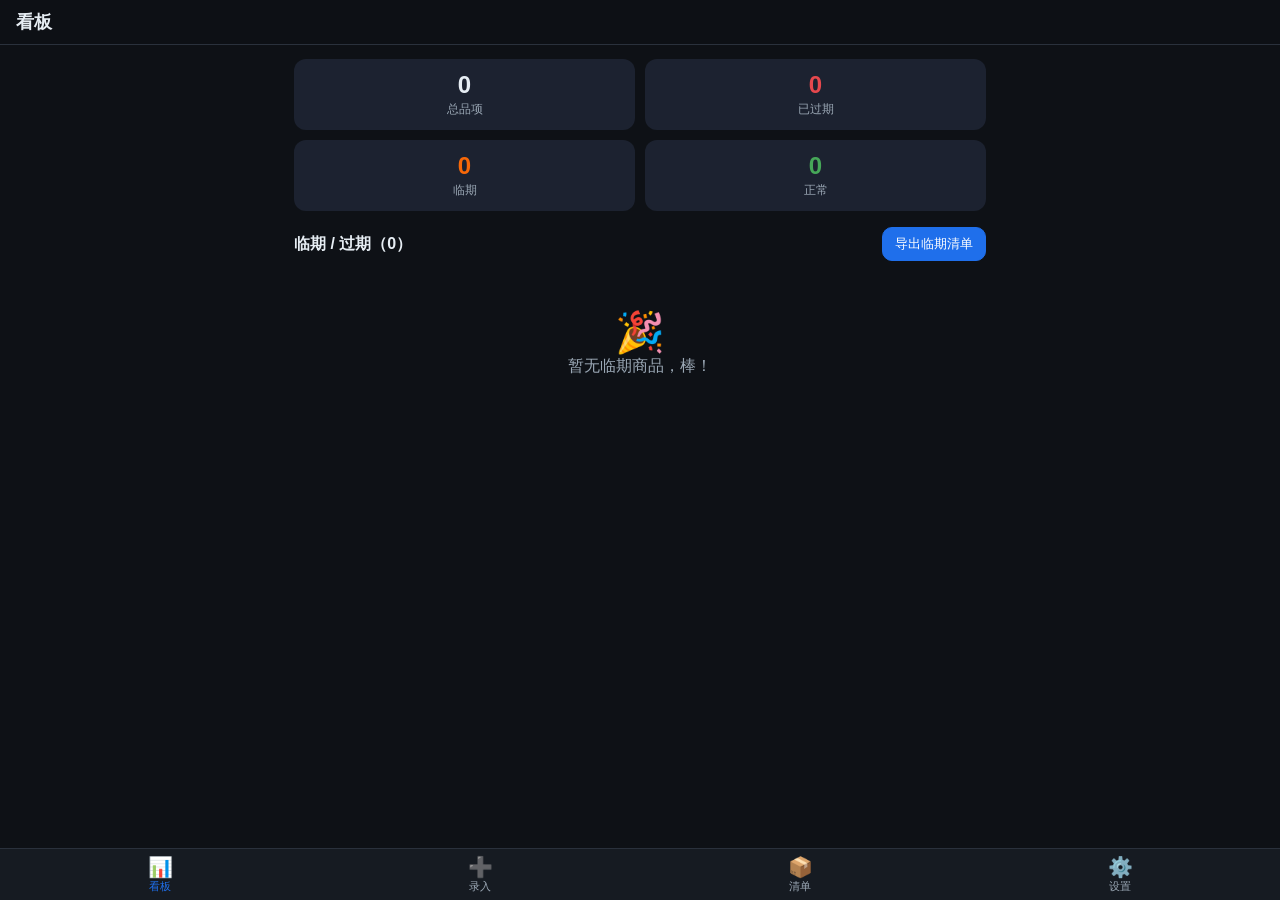
<file: index.html>
<!doctype html>
<html lang="zh-CN" data-theme="dark">
<head>
  <meta charset="utf-8" />
  <meta name="viewport" content="width=device-width, initial-scale=1, viewport-fit=cover, maximum-scale=1, user-scalable=no" />
  <meta name="theme-color" content="#1f6feb" />
  <title>保质期管家</title>
  <link rel="manifest" href="manifest.webmanifest" />
  <link rel="apple-touch-icon" href="icons/icon-192.png" />
  <link rel="icon" href="icons/icon-192.png" />
  <link rel="stylesheet" href="styles.css" />
  <!-- 本地化依赖（已 vendoring，离线可用） -->
  <script src="vendor/dexie.min.js"></script>
  <script src="vendor/xlsx.full.min.js"></script>
  <script src="vendor/html5-qrcode.min.js"></script>
</head>
<body>
  <header class="app-header">
    <h1 id="page-title">保质期管家</h1>
    <button id="install-btn" class="install-btn" hidden>安装到桌面</button>
  </header>

  <main id="app" class="app-main"><!-- 视图渲染区 --></main>

  <nav class="bottom-nav" id="bottom-nav">
    <button class="nav-btn" data-route="dashboard"><span class="nav-ico">📊</span><span class="nav-label">看板</span></button>
    <button class="nav-btn" data-route="add"><span class="nav-ico">➕</span><span class="nav-label">录入</span></button>
    <button class="nav-btn" data-route="list"><span class="nav-ico">📦</span><span class="nav-label">清单</span></button>
    <button class="nav-btn" data-route="settings"><span class="nav-ico">⚙️</span><span class="nav-label">设置</span></button>
  </nav>

  <div id="toast" class="toast" hidden></div>

  <script type="module" src="js/main.js"></script>
</body>
</html>
</file>
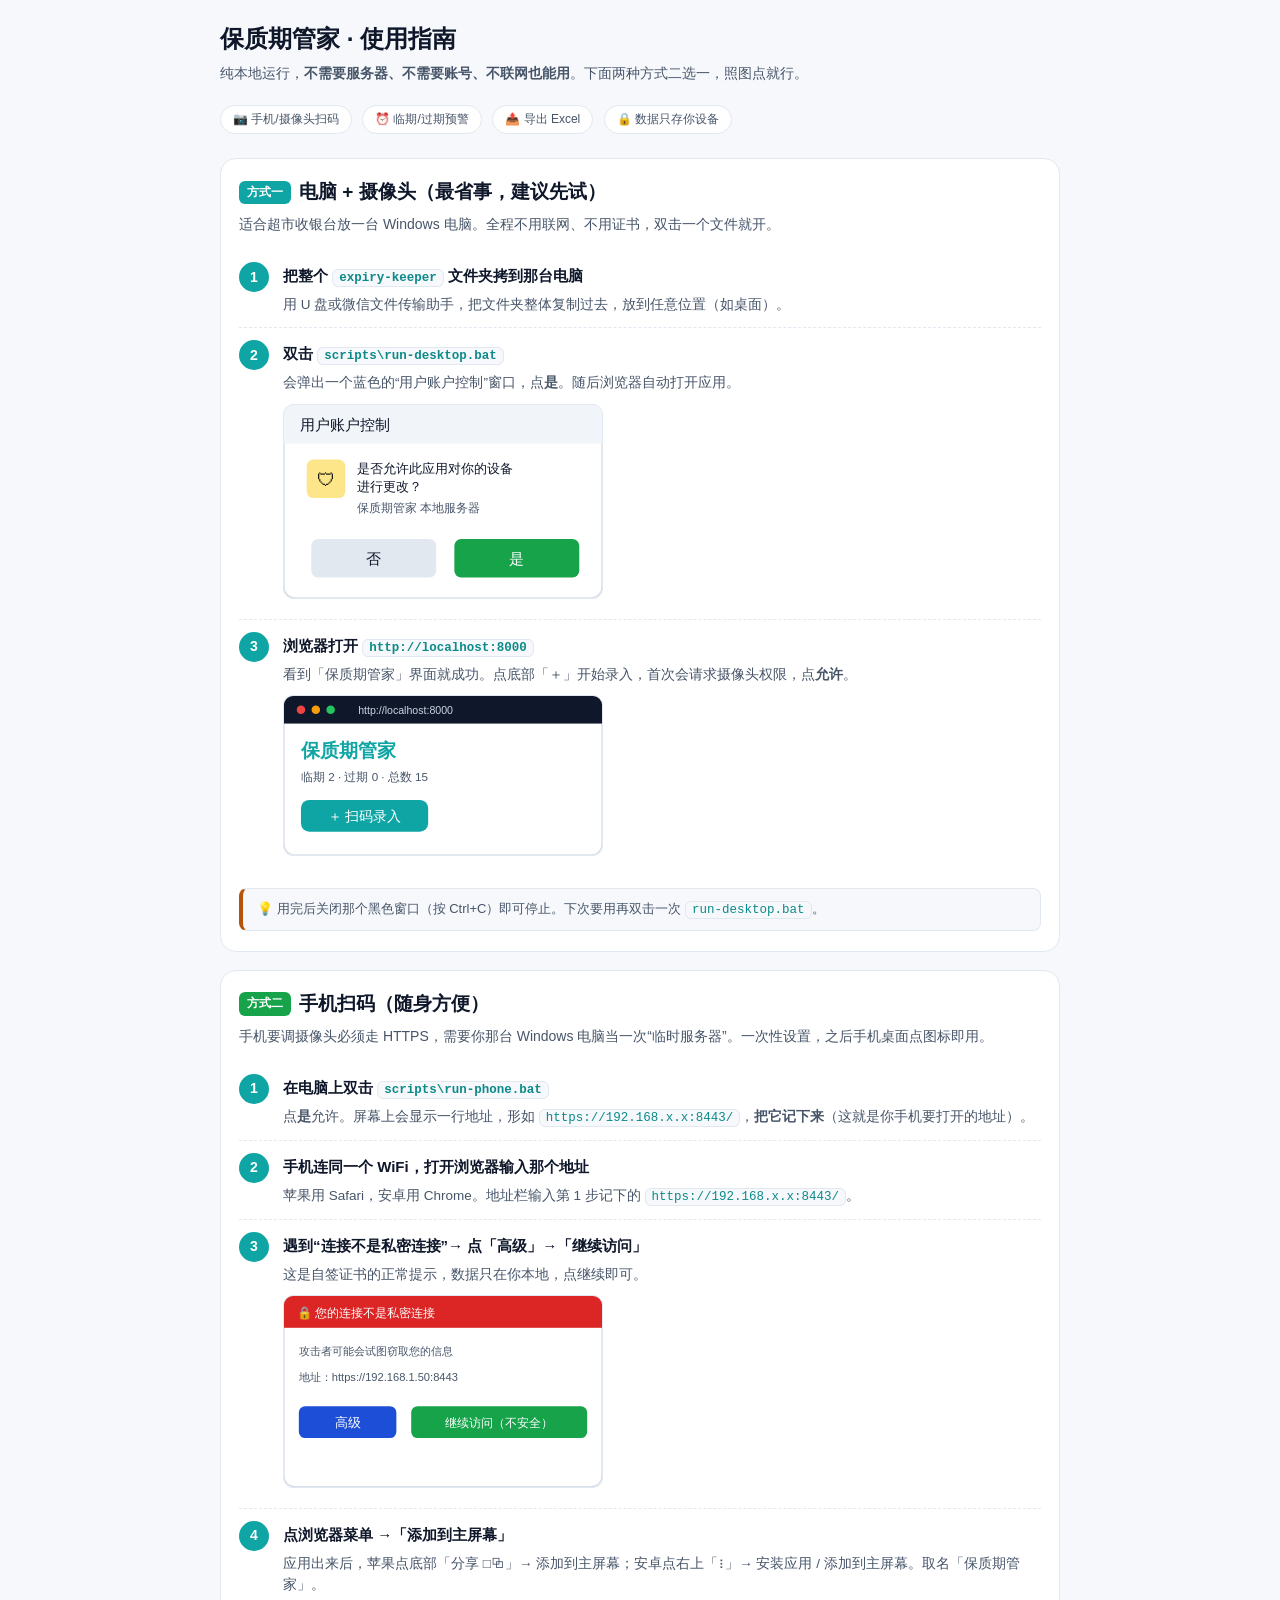
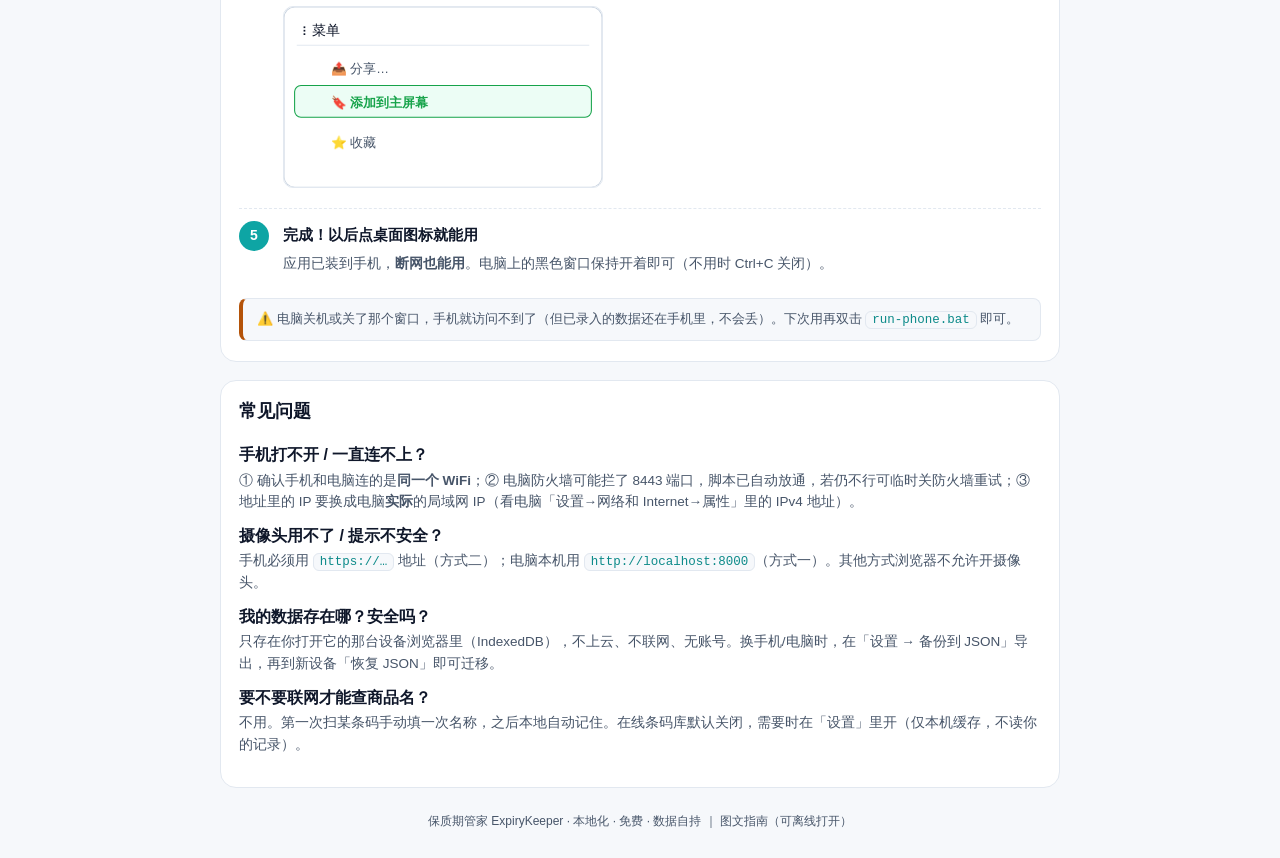
<file: 使用指南.html>
<!DOCTYPE html>
<html lang="zh-CN">
<head>
<meta charset="UTF-8" />
<meta name="viewport" content="width=device-width, initial-scale=1.0" />
<title>保质期管家 · 使用指南（图文版）</title>
<style>
  :root { --bg:#f6f8fb; --card:#ffffff; --ink:#0f172a; --sub:#475569; --line:#e2e8f0;
          --accent:#0ea5a4; --accent-d:#0c8a89; --warn:#b45309; --ok:#16a34a; --bad:#dc2626; }
  @media (prefers-color-scheme: dark) {
    :root { --bg:#0b1220; --card:#121c2e; --ink:#e6edf6; --sub:#9fb0c3; --line:#23344d;
            --accent:#2dd4bf; --accent-d:#14b8a6; --warn:#fbbf24; --ok:#22c55e; --bad:#f87171; }
  }
  * { box-sizing:border-box; }
  body { margin:0; font-family:-apple-system,BlinkMacSystemFont,"Segoe UI","PingFang SC","Microsoft YaHei",sans-serif;
         background:var(--bg); color:var(--ink); line-height:1.6; padding:20px; }
  .wrap { max-width:840px; margin:0 auto; }
  h1 { font-size:24px; margin:0 0 4px; }
  .lead { color:var(--sub); margin:0 0 20px; font-size:14px; }
  .pill { display:inline-block; background:var(--card); border:1px solid var(--line); border-radius:999px;
          padding:4px 12px; font-size:12px; color:var(--sub); margin:0 6px 6px 0; }
  .method { background:var(--card); border:1px solid var(--line); border-radius:16px; padding:18px 18px 8px;
            margin:18px 0; }
  .method h2 { margin:0 0 4px; font-size:19px; display:flex; align-items:center; gap:8px; }
  .tag { font-size:12px; font-weight:600; color:#fff; background:var(--accent); border-radius:6px; padding:2px 8px; }
  .tag.alt { background:var(--ok); }
  .method p.desc { color:var(--sub); font-size:14px; margin:6px 0 14px; }
  .step { display:flex; gap:14px; padding:12px 0; border-top:1px dashed var(--line); }
  .step:first-of-type { border-top:none; }
  .num { flex:0 0 30px; height:30px; border-radius:50%; background:var(--accent); color:#fff; font-weight:700;
         display:flex; align-items:center; justify-content:center; font-size:14px; }
  .step .body { flex:1; }
  .step h3 { margin:2px 0 6px; font-size:15px; }
  .step p { margin:0; color:var(--sub); font-size:13.5px; }
  .step svg { width:100%; max-width:320px; height:auto; margin-top:10px; border-radius:10px; border:1px solid var(--line); }
  code { background:var(--bg); border:1px solid var(--line); border-radius:6px; padding:1px 6px; font-size:12.5px;
         color:var(--accent-d); }
  .note { background:var(--bg); border:1px solid var(--line); border-left:4px solid var(--warn); border-radius:8px;
          padding:10px 14px; font-size:13px; color:var(--sub); margin:12px 0; }
  .faq { background:var(--card); border:1px solid var(--line); border-radius:16px; padding:16px 18px; margin:18px 0; }
  .faq h2 { margin:0 0 10px; font-size:18px; }
  .faq dt { font-weight:600; margin-top:10px; }
  .faq dd { margin:2px 0 0; color:var(--sub); font-size:13.5px; }
  footer { color:var(--sub); font-size:12px; text-align:center; margin:24px 0 8px; }
  a { color:var(--accent-d); }
</style>
</head>
<body>
<div class="wrap">
  <h1>保质期管家 · 使用指南</h1>
  <p class="lead">纯本地运行，<b>不需要服务器、不需要账号、不联网也能用</b>。下面两种方式二选一，照图点就行。</p>
  <div>
    <span class="pill">📷 手机/摄像头扫码</span>
    <span class="pill">⏰ 临期/过期预警</span>
    <span class="pill">📤 导出 Excel</span>
    <span class="pill">🔒 数据只存你设备</span>
  </div>

  <!-- ============ 方式一 ============ -->
  <section class="method">
    <h2><span class="tag">方式一</span> 电脑 + 摄像头（最省事，建议先试）</h2>
    <p class="desc">适合超市收银台放一台 Windows 电脑。全程不用联网、不用证书，双击一个文件就开。</p>

    <div class="step">
      <div class="num">1</div>
      <div class="body">
        <h3>把整个 <code>expiry-keeper</code> 文件夹拷到那台电脑</h3>
        <p>用 U 盘或微信文件传输助手，把文件夹整体复制过去，放到任意位置（如桌面）。</p>
      </div>
    </div>

    <div class="step">
      <div class="num">2</div>
      <div class="body">
        <h3>双击 <code>scripts\run-desktop.bat</code></h3>
        <p>会弹出一个蓝色的“用户账户控制”窗口，点<b>是</b>。随后浏览器自动打开应用。</p>
        <svg viewBox="0 0 280 170" role="img" aria-label="用户账户控制窗口示意">
          <rect width="280" height="170" rx="10" fill="#ffffff" stroke="#cbd5e1"/>
          <rect width="280" height="34" fill="#f1f5f9"/>
          <text x="14" y="22" font-size="13" fill="#0f172a">用户账户控制</text>
          <rect x="20" y="48" width="34" height="34" rx="6" fill="#fde68a"/>
          <text x="29" y="71" font-size="16">🛡</text>
          <text x="64" y="60" font-size="11.5" fill="#0f172a">是否允许此应用对你的设备</text>
          <text x="64" y="76" font-size="11.5" fill="#0f172a">进行更改？</text>
          <text x="64" y="94" font-size="10.5" fill="#475569">保质期管家 本地服务器</text>
          <rect x="150" y="118" width="110" height="34" rx="6" fill="#16a34a"/>
          <text x="205" y="140" font-size="13" fill="#fff" text-anchor="middle">是</text>
          <rect x="24" y="118" width="110" height="34" rx="6" fill="#e2e8f0"/>
          <text x="79" y="140" font-size="13" fill="#0f172a" text-anchor="middle">否</text>
        </svg>
      </div>
    </div>

    <div class="step">
      <div class="num">3</div>
      <div class="body">
        <h3>浏览器打开 <code>http://localhost:8000</code></h3>
        <p>看到「保质期管家」界面就成功。点底部「＋」开始录入，首次会请求摄像头权限，点<b>允许</b>。</p>
        <svg viewBox="0 0 300 150" role="img" aria-label="浏览器打开应用示意">
          <rect width="300" height="150" rx="10" fill="#ffffff" stroke="#cbd5e1"/>
          <rect width="300" height="26" fill="#0f172a"/>
          <circle cx="16" cy="13" r="4" fill="#ef4444"/><circle cx="30" cy="13" r="4" fill="#f59e0b"/><circle cx="44" cy="13" r="4" fill="#22c55e"/>
          <text x="70" y="17" font-size="10" fill="#cbd5e1">http://localhost:8000</text>
          <text x="16" y="58" font-size="18" font-weight="700" fill="#0ea5a4">保质期管家</text>
          <text x="16" y="80" font-size="11" fill="#475569">临期 2 · 过期 0 · 总数 15</text>
          <rect x="16" y="98" width="120" height="30" rx="8" fill="#0ea5a4"/>
          <text x="76" y="118" font-size="13" fill="#fff" text-anchor="middle">＋ 扫码录入</text>
        </svg>
      </div>
    </div>

    <div class="note">💡 用完后关闭那个黑色窗口（按 Ctrl+C）即可停止。下次要用再双击一次 <code>run-desktop.bat</code>。</div>
  </section>

  <!-- ============ 方式二 ============ -->
  <section class="method">
    <h2><span class="tag alt">方式二</span> 手机扫码（随身方便）</h2>
    <p class="desc">手机要调摄像头必须走 HTTPS，需要你那台 Windows 电脑当一次“临时服务器”。一次性设置，之后手机桌面点图标即用。</p>

    <div class="step">
      <div class="num">1</div>
      <div class="body">
        <h3>在电脑上双击 <code>scripts\run-phone.bat</code></h3>
        <p>点<b>是</b>允许。屏幕上会显示一行地址，形如 <code>https://192.168.x.x:8443/</code>，<b>把它记下来</b>（这就是你手机要打开的地址）。</p>
      </div>
    </div>

    <div class="step">
      <div class="num">2</div>
      <div class="body">
        <h3>手机连<b>同一个 WiFi</b>，打开浏览器输入那个地址</h3>
        <p>苹果用 Safari，安卓用 Chrome。地址栏输入第 1 步记下的 <code>https://192.168.x.x:8443/</code>。</p>
      </div>
    </div>

    <div class="step">
      <div class="num">3</div>
      <div class="body">
        <h3>遇到“连接不是私密连接”→ 点「高级」→「继续访问」</h3>
        <p>这是自签证书的正常提示，数据只在你本地，点继续即可。</p>
        <svg viewBox="0 0 300 180" role="img" aria-label="证书警告与继续访问示意">
          <rect width="300" height="180" rx="10" fill="#ffffff" stroke="#cbd5e1"/>
          <rect width="300" height="30" fill="#dc2626"/>
          <text x="12" y="20" font-size="11.5" fill="#fff">🔒 您的连接不是私密连接</text>
          <text x="14" y="56" font-size="10.5" fill="#475569">攻击者可能会试图窃取您的信息</text>
          <text x="14" y="80" font-size="10.5" fill="#475569">地址：https://192.168.1.50:8443</text>
          <rect x="14" y="104" width="92" height="30" rx="6" fill="#1d4ed8"/>
          <text x="60" y="124" font-size="12" fill="#fff" text-anchor="middle">高级</text>
          <rect x="120" y="104" width="166" height="30" rx="6" fill="#16a34a"/>
          <text x="203" y="124" font-size="11.5" fill="#fff" text-anchor="middle">继续访问（不安全）</text>
        </svg>
      </div>
    </div>

    <div class="step">
      <div class="num">4</div>
      <div class="body">
        <h3>点浏览器菜单 →「添加到主屏幕」</h3>
        <p>应用出来后，苹果点底部「分享 □⧉」→ 添加到主屏幕；安卓点右上「⋮」→ 安装应用 / 添加到主屏幕。取名「保质期管家」。</p>
        <svg viewBox="0 0 300 170" role="img" aria-label="添加到主屏幕菜单示意">
          <rect width="300" height="170" rx="10" fill="#ffffff" stroke="#cbd5e1"/>
          <text x="16" y="26" font-size="13" fill="#0f172a">⋮  菜单</text>
          <line x1="12" y1="36" x2="288" y2="36" stroke="#e2e8f0"/>
          <text x="44" y="62" font-size="12" fill="#475569">📤  分享…</text>
          <rect x="10" y="74" width="280" height="30" rx="6" fill="#ecfdf5" stroke="#16a34a"/>
          <text x="44" y="94" font-size="12" fill="#16a34a" font-weight="700">🔖  添加到主屏幕</text>
          <text x="44" y="132" font-size="12" fill="#475569">⭐  收藏</text>
        </svg>
      </div>
    </div>

    <div class="step">
      <div class="num">5</div>
      <div class="body">
        <h3>完成！以后点桌面图标就能用</h3>
        <p>应用已装到手机，<b>断网也能用</b>。电脑上的黑色窗口保持开着即可（不用时 Ctrl+C 关闭）。</p>
      </div>
    </div>

    <div class="note">⚠️ 电脑关机或关了那个窗口，手机就访问不到了（但已录入的数据还在手机里，不会丢）。下次用再双击 <code>run-phone.bat</code> 即可。</div>
  </section>

  <!-- ============ FAQ ============ -->
  <section class="faq">
    <h2>常见问题</h2>
    <dl>
      <dt>手机打不开 / 一直连不上？</dt>
      <dd>① 确认手机和电脑连的是<b>同一个 WiFi</b>；② 电脑防火墙可能拦了 8443 端口，脚本已自动放通，若仍不行可临时关防火墙重试；③ 地址里的 IP 要换成电脑<b>实际</b>的局域网 IP（看电脑「设置→网络和 Internet→属性」里的 IPv4 地址）。</dd>

      <dt>摄像头用不了 / 提示不安全？</dt>
      <dd>手机必须用 <code>https://…</code> 地址（方式二）；电脑本机用 <code>http://localhost:8000</code>（方式一）。其他方式浏览器不允许开摄像头。</dd>

      <dt>我的数据存在哪？安全吗？</dt>
      <dd>只存在你打开它的那台设备浏览器里（IndexedDB），不上云、不联网、无账号。换手机/电脑时，在「设置 → 备份到 JSON」导出，再到新设备「恢复 JSON」即可迁移。</dd>

      <dt>要不要联网才能查商品名？</dt>
      <dd>不用。第一次扫某条码手动填一次名称，之后本地自动记住。在线条码库默认关闭，需要时在「设置」里开（仅本机缓存，不读你的记录）。</dd>
    </dl>
  </section>

  <footer>保质期管家 ExpiryKeeper · 本地化 · 免费 · 数据自持 ｜ 图文指南（可离线打开）</footer>
</div>
</body>
</html>
</file>
<file: styles.css>
:root {
  --bg: #0e1116;
  --bg-elev: #161b22;
  --bg-elev2: #1c2230;
  --border: #2a313c;
  --text: #e6edf3;
  --text-dim: #9aa7b4;
  --accent: #1f6feb;
  --accent-press: #388bfd;
  --danger: #e5484d;
  --urgent: #f76808;
  --warning: #eac54f;
  --ok: #46a758;
  --unknown: #6e7681;
  --radius: 14px;
  --shadow: 0 6px 20px rgba(0,0,0,.35);
}
[data-theme="light"] {
  --bg: #f5f7fa;
  --bg-elev: #ffffff;
  --bg-elev2: #eef2f7;
  --border: #d8dee6;
  --text: #1b232c;
  --text-dim: #5b6675;
  --shadow: 0 6px 20px rgba(20,30,50,.12);
}
* { box-sizing: border-box; -webkit-tap-highlight-color: transparent; }
html, body { margin: 0; padding: 0; height: 100%; }
body {
  font-family: -apple-system, BlinkMacSystemFont, "Segoe UI", "PingFang SC", "Microsoft YaHei", Roboto, Helvetica, Arial, sans-serif;
  background: var(--bg);
  color: var(--text);
  padding-bottom: env(safe-area-inset-bottom);
}
.app-header {
  position: sticky; top: 0; z-index: 20;
  display: flex; align-items: center; justify-content: space-between;
  padding: max(env(safe-area-inset-top), 10px) 16px 10px;
  background: color-mix(in srgb, var(--bg) 88%, transparent);
  backdrop-filter: blur(8px);
  border-bottom: 1px solid var(--border);
}
.app-header h1 { font-size: 18px; margin: 0; font-weight: 700; }
.install-btn {
  border: 1px solid var(--accent); color: var(--accent); background: transparent;
  border-radius: 999px; padding: 5px 12px; font-size: 12px; cursor: pointer;
}
.app-main { padding: 14px 14px 90px; max-width: 720px; margin: 0 auto; }

/* 底部导航 */
.bottom-nav {
  position: fixed; left: 0; right: 0; bottom: 0; z-index: 20;
  display: flex; background: var(--bg-elev); border-top: 1px solid var(--border);
  padding-bottom: env(safe-area-inset-bottom);
}
.nav-btn {
  flex: 1; border: none; background: transparent; color: var(--text-dim);
  padding: 8px 0 6px; cursor: pointer; display: flex; flex-direction: column; align-items: center; gap: 2px;
  font-size: 11px;
}
.nav-btn .nav-ico { font-size: 20px; line-height: 1; }
.nav-btn.active { color: var(--accent); }

/* 通用组件 */
.card {
  background: var(--bg-elev); border: 1px solid var(--border);
  border-radius: var(--radius); padding: 14px; margin-bottom: 12px; box-shadow: var(--shadow);
}
.row { display: flex; gap: 10px; align-items: center; }
.row.wrap { flex-wrap: wrap; }
.spread { justify-content: space-between; }
.muted { color: var(--text-dim); font-size: 13px; }
.btn {
  display: inline-flex; align-items: center; justify-content: center; gap: 6px;
  border: 1px solid var(--border); background: var(--bg-elev2); color: var(--text);
  border-radius: 10px; padding: 11px 14px; font-size: 15px; cursor: pointer; width: 100%;
}
.btn.primary { background: var(--accent); border-color: var(--accent); color: #fff; }
.btn.primary:active { background: var(--accent-press); }
.btn.ghost { background: transparent; }
.btn.danger { color: var(--danger); border-color: var(--danger); }
.btn.sm { padding: 7px 10px; font-size: 13px; width: auto; }
.grid2 { display: grid; grid-template-columns: 1fr 1fr; gap: 10px; }

label.field { display: block; margin-bottom: 12px; }
label.field > span { display: block; font-size: 13px; color: var(--text-dim); margin-bottom: 5px; }
input, select, textarea {
  width: 100%; background: var(--bg-elev2); border: 1px solid var(--border); color: var(--text);
  border-radius: 10px; padding: 11px 12px; font-size: 15px; outline: none;
}
input[type="date"] { width: 100%; min-width: 0; -webkit-appearance: none; appearance: none; }
input:focus, select:focus, textarea:focus { border-color: var(--accent); }
textarea { resize: vertical; min-height: 60px; }

/* 商品列表项 */
.item { display: flex; gap: 12px; align-items: center; }
.item .thumb {
  width: 42px; height: 42px; border-radius: 10px; flex: 0 0 auto;
  display: flex; align-items: center; justify-content: center; font-size: 20px;
  background: var(--bg-elev2);
}
.item .info { flex: 1; min-width: 0; }
.item .name { font-weight: 600; white-space: nowrap; overflow: hidden; text-overflow: ellipsis; }
.item .sub { font-size: 12px; color: var(--text-dim); margin-top: 2px; }
.badge { font-size: 11px; padding: 3px 8px; border-radius: 999px; font-weight: 600; white-space: nowrap; }
.badge.expired { background: color-mix(in srgb, var(--danger) 22%, transparent); color: var(--danger); }
.badge.urgent { background: color-mix(in srgb, var(--urgent) 22%, transparent); color: var(--urgent); }
.badge.warning { background: color-mix(in srgb, var(--warning) 25%, transparent); color: var(--warning); }
.badge.ok { background: color-mix(in srgb, var(--ok) 20%, transparent); color: var(--ok); }
.badge.unknown { background: color-mix(in srgb, var(--unknown) 25%, transparent); color: var(--unknown); }

/* 看板统计 */
.stat-grid { display: grid; grid-template-columns: repeat(2, 1fr); gap: 10px; }
.stat {
  background: var(--bg-elev2); border-radius: 12px; padding: 12px; text-align: center;
}
.stat .num { font-size: 24px; font-weight: 800; }
.stat .lbl { font-size: 12px; color: var(--text-dim); margin-top: 2px; }
.alert-banner {
  border-radius: 12px; padding: 12px 14px; margin-bottom: 12px; font-weight: 600;
}
.alert-banner.expired { background: color-mix(in srgb, var(--danger) 18%, transparent); color: var(--danger); }
.alert-banner.urgent { background: color-mix(in srgb, var(--urgent) 18%, transparent); color: var(--urgent); }

/* 段切换 */
.seg { display: flex; background: var(--bg-elev2); border-radius: 10px; padding: 3px; }
.seg button { flex: 1; border: none; background: transparent; color: var(--text-dim); padding: 8px; border-radius: 8px; font-size: 13px; cursor: pointer; }
.seg button.active { background: var(--accent); color: #fff; }

/* 扫描器：沉浸式取景框（高级质感） */
.scan-overlay {
  position: fixed; inset: 0; z-index: 60;
  background: radial-gradient(circle at 50% 32%, #15233c 0%, #07090d 78%);
  display: flex; flex-direction: column; align-items: center; justify-content: center;
  gap: 18px; padding: 18px;
  animation: scanfade .25s ease;
}
@keyframes scanfade { from { opacity: 0; } to { opacity: 1; } }
.scan-close {
  position: absolute; top: max(16px, env(safe-area-inset-top)); right: 16px;
  width: 40px; height: 40px; border-radius: 50%;
  background: rgba(255,255,255,.14); backdrop-filter: blur(6px);
  color: #fff; border: 1px solid rgba(255,255,255,.25);
  font-size: 18px; line-height: 1; cursor: pointer; z-index: 3;
  display: flex; align-items: center; justify-content: center;
  transition: transform .15s, background .15s;
}
.scan-close:active { transform: scale(.92); background: rgba(255,255,255,.28); }
.scan-frame {
  position: relative; width: min(86vw, 320px); aspect-ratio: 3 / 4;
  border-radius: 18px; overflow: hidden; background: #000;
  box-shadow: 0 0 0 1.5px rgba(255,255,255,.22), 0 0 34px rgba(56,139,253,.38);
}
#scanner { width: 100%; height: 100%; }
#scanner video, #scanner img { width: 100% !important; height: 100% !important; object-fit: cover !important; }
/* 扫描激光线动画 */
.scan-frame::after {
  content: ''; position: absolute; left: 10%; right: 10%; top: 12%; height: 2px;
  background: linear-gradient(90deg, transparent, #58a6ff 50%, transparent);
  box-shadow: 0 0 10px 2px rgba(88,166,255,.85);
  border-radius: 2px; animation: scanline 2.2s ease-in-out infinite; pointer-events: none;
}
@keyframes scanline { 0% { top: 12%; } 50% { top: 88%; } 100% { top: 12%; } }
.scan-frame .corner { position: absolute; width: 30px; height: 30px; border: 3px solid #58a6ff; box-shadow: 0 0 9px rgba(88,166,255,.75); }
.scan-frame .c-tl { top: 12px; left: 12px; border-right: none; border-bottom: none; border-radius: 12px 0 0 0; }
.scan-frame .c-tr { top: 12px; right: 12px; border-left: none; border-bottom: none; border-radius: 0 12px 0 0; }
.scan-frame .c-bl { bottom: 12px; left: 12px; border-right: none; border-top: none; border-radius: 0 0 0 10px; }
.scan-frame .c-br { bottom: 12px; right: 12px; border-left: none; border-top: none; border-radius: 0 0 10px 0; }
.scan-hint { color: rgba(255,255,255,.85); font-size: 14px; text-align: center; max-width: 82%; }
.scan-album { width: auto; background: rgba(255,255,255,.08); color: #fff; border: 1px solid rgba(255,255,255,.22); backdrop-filter: blur(4px); padding: 10px 16px; border-radius: 999px; }
.scan-album:active { background: rgba(255,255,255,.2); }

/* 录入页：扫码优先 + 手动输入降级 */
.scan-hero { font-size: 16px; padding: 14px; margin-bottom: 6px; }
.manual-barcode { margin-top: 4px; }
.manual-barcode .muted { display: block; font-size: 12px; margin-bottom: 5px; }
.manual-barcode input { background: var(--bg-elev2); }

/* 窄屏下双列改为单列，避免日期框重叠 */
@media (max-width: 480px) { .grid2 { grid-template-columns: 1fr; } }

/* 空态 */
.empty { text-align: center; color: var(--text-dim); padding: 40px 10px; }
.empty .big { font-size: 40px; }

/* 工具类 */
.mt8 { margin-top: 8px; } .mt12 { margin-top: 12px; } .mt16 { margin-top: 16px; }
.hide { display: none !important; }
.toast {
  position: fixed; left: 50%; bottom: 90px; transform: translateX(-50%);
  background: #000; color: #fff; padding: 10px 16px; border-radius: 10px; font-size: 14px; z-index: 50;
  box-shadow: var(--shadow); max-width: 80%;
}
/* 新版本提示条 */
.update-bar {
  position: fixed; left: 50%; transform: translateX(-50%);
  bottom: 70px; z-index: 60; display: flex; align-items: center; gap: 10px;
  background: var(--accent); color: #fff; padding: 8px 14px; border-radius: 999px;
  box-shadow: var(--shadow); font-size: 13px; max-width: 86%;
}
.update-bar button {
  border: none; background: rgba(255,255,255,.22); color: #fff;
  border-radius: 999px; padding: 6px 14px; font-size: 13px; cursor: pointer; white-space: nowrap;
}
.update-bar button:active { background: rgba(255,255,255,.38); }
.switch { position: relative; width: 46px; height: 26px; flex: 0 0 auto; }
.switch input { opacity: 0; width: 0; height: 0; }
.switch .slider { position: absolute; inset: 0; background: var(--border); border-radius: 999px; transition: .2s; }
.switch .slider::before { content: ""; position: absolute; height: 20px; width: 20px; left: 3px; top: 3px; background: #fff; border-radius: 50%; transition: .2s; }
.switch input:checked + .slider { background: var(--accent); }
.switch input:checked + .slider::before { transform: translateX(20px); }
.bar-chart { display: flex; flex-direction: column; gap: 8px; }
.bar-row { display: flex; align-items: center; gap: 10px; font-size: 13px; }
.bar-row .bname { width: 70px; flex: 0 0 auto; color: var(--text-dim); }
.bar-track { flex: 1; background: var(--bg-elev2); border-radius: 999px; height: 14px; overflow: hidden; }
.bar-fill { height: 100%; background: var(--accent); border-radius: 999px; }
.bar-row .bval { width: 36px; flex: 0 0 auto; text-align: right; }
</file>
